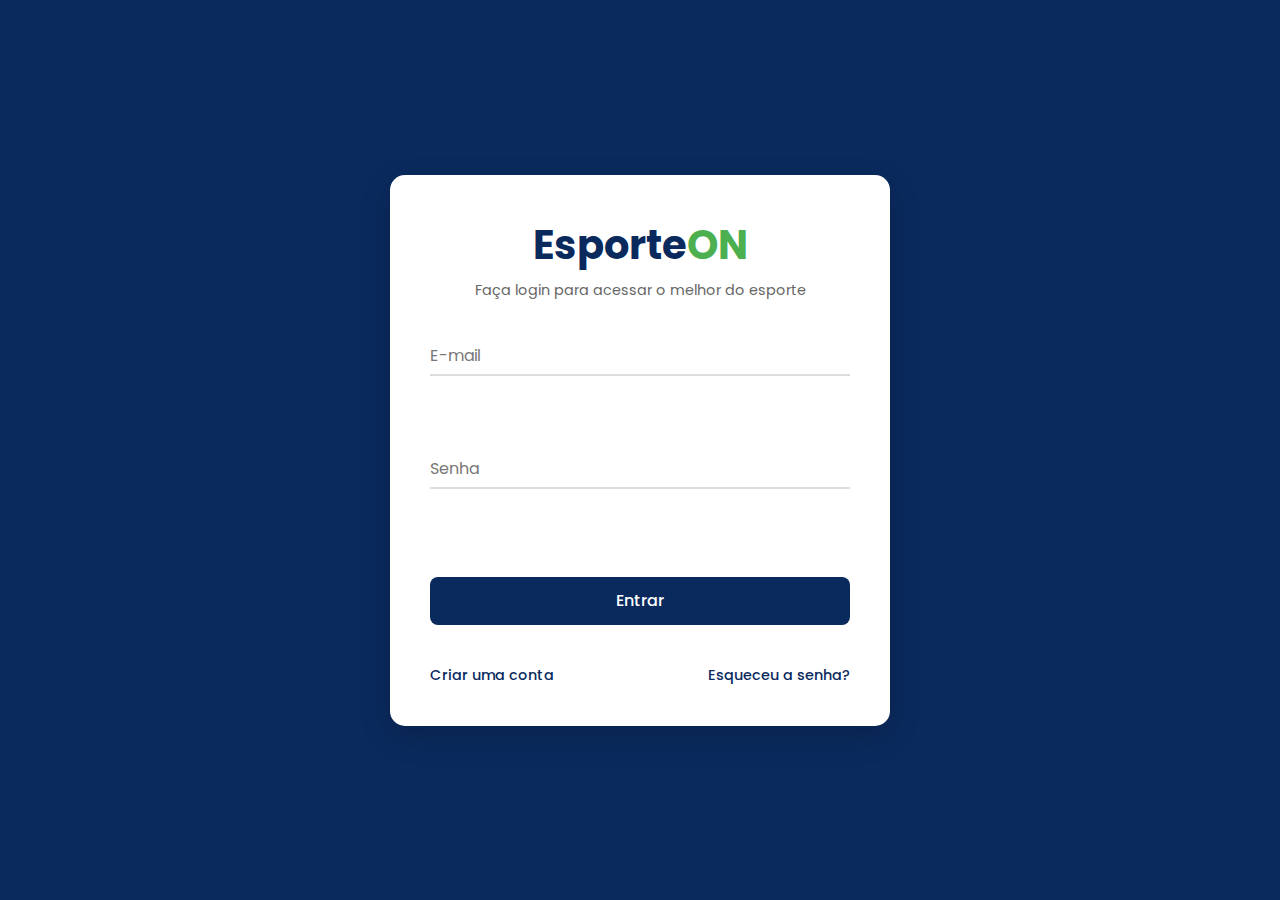
<file: login/index.html>
<!DOCTYPE html>
<html lang="pt-BR">
<head>
    <meta charset="UTF-8">
    <meta name="viewport" content="width=device-width, initial-scale=1.0">
    <link rel="stylesheet" href="styles.css">
    <link rel="stylesheet" href="https://fonts.googleapis.com/css2?family=Poppins:wght@300;400;500;600;700&display=swap">
    <script src="script.js" defer></script>
    <title>Login - EsporteON</title>
</head>
<body>
    <div class="login-container">
        <div class="login-card">
            <div class="logo-container">
                <h1 class="logo">Esporte<span>ON</span></h1>
                <p>Faça login para acessar o melhor do esporte</p>
            </div>

            <form id="loginForm" class="login-form">
                <div class="form-group">
                    <input type="email" id="email" name="email" required placeholder=" ">
                    <label for="email">E-mail</label>
                    <div class="underline"></div>
                    <div class="error-message"></div>
                </div>
                
                <div class="form-group">
                    <input type="password" id="senha" name="senha" required placeholder=" ">
                    <label for="senha">Senha</label>
                    <div class="underline"></div>
                    <div class="error-message"></div>
                </div>

                <button type="submit" class="submit-btn" id="btnEntrar">
                    <span class="btn-text">Entrar</span>
                    <div class="spinner hidden" id="spinner"></div>
                </button>

                <div class="links-container">
                    <a href="../cadastro/cadastro.html" class="link">Criar uma conta</a>
                    <a href="esqueceu-senha.html" class="link">Esqueceu a senha?</a>
                </div>
            </form>
        </div>
    </div>
</body>
</html>
</file>
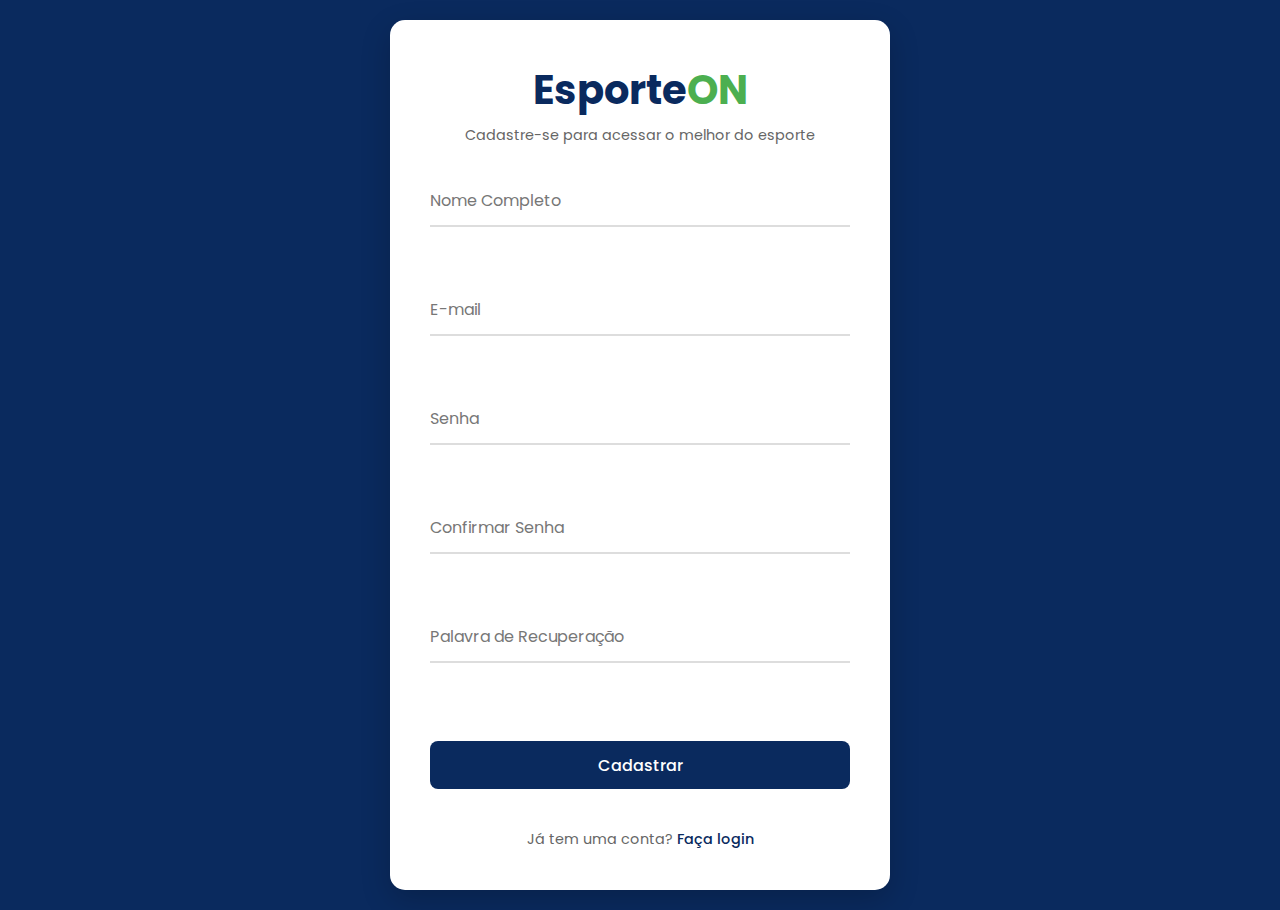
<file: cadastro/cadastro.html>
<!DOCTYPE html>
<html lang="pt-BR">
<head>
    <meta charset="UTF-8">
    <meta name="viewport" content="width=device-width, initial-scale=1.0">
    <link rel="stylesheet" href="cadastro.css">
    <link rel="stylesheet" href="https://fonts.googleapis.com/css2?family=Poppins:wght@300;400;500;600;700&display=swap">
    <script src="script-cadastro.js" defer></script>
    <title>Cadastro - EsporteON</title>
</head>
<body>
    <div class="register-container">
        <div class="register-card">
            <div class="logo-container">
                <h1 class="logo">Esporte<span>ON</span></h1>
                <p>Cadastre-se para acessar o melhor do esporte</p>
            </div>

            <form id="registerForm" class="register-form">
                <div class="form-group">
                    <input type="text" id="nome" name="nome" required>
                    <label for="nome">Nome Completo</label>
                    <div class="underline"></div>
                    <div class="error-message"></div>
                </div>

                <div class="form-group">
                    <input type="email" id="email" name="email" required>
                    <label for="email">E-mail</label>
                    <div class="underline"></div>
                    <div class="error-message"></div>
                </div>

                <div class="form-group">
                    <input type="password" id="senha" name="senha" required>
                    <label for="senha">Senha</label>
                    <div class="underline"></div>
                    <div class="error-message"></div>
                </div>

                <div class="form-group">
                    <input type="password" id="confirmarSenha" required>
                    <label for="confirmarSenha">Confirmar Senha</label>
                    <div class="underline"></div>
                    <div class="error-message"></div>
                </div>

                <div class="form-group">
                    <input type="text" id="senhaRecuperacao" name="senhaRecuperacao" required>
                    <label for="senhaRecuperacao">Palavra de Recuperação</label>
                    <div class="underline"></div>
                    <div class="error-message"></div>
                </div>

                <button type="submit" class="submit-btn" id="btnCadastrar">
                    <span class="btn-text">Cadastrar</span>
                    <div class="spinner hidden" id="spinner"></div>
                </button>

                <div class="login-link">
                    Já tem uma conta? <a href="../login/index.html">Faça login</a>
                </div>
            </form>
        </div>
    </div>
</body>
</html>
</file>
<file: login/styles.css>
* {
    margin: 0;
    padding: 0;
    box-sizing: border-box;
    font-family: 'Poppins', sans-serif;
}

body {
    background-color: #0A2A5E;
    display: flex;
    justify-content: center;
    align-items: center;
    min-height: 100vh;
    padding: 20px;
}

.login-container {
    width: 100%;
    max-width: 500px;
}

.login-card {
    background: #fff;
    border-radius: 15px;
    padding: 40px;
    box-shadow: 0 10px 30px rgba(0, 0, 0, 0.2);
}

.logo-container {
    text-align: center;
    margin-bottom: 30px;
}

.logo {
    font-size: 2.5rem;
    font-weight: 700;
    color: #0A2A5E;
}

.logo span {
    color: #4CAF50;
}

.logo-container p {
    color: #666;
    font-size: 0.9rem;
    margin-top: 5px;
}

.login-form {
    display: flex;
    flex-direction: column;
    gap: 20px;
}

.form-group {
    position: relative;
    margin-bottom: 25px;
}

.form-group input {
    width: 100%;
    padding: 12px 0 6px 0;
    font-size: 1rem;
    border: none;
    border-bottom: 2px solid #ddd;
    outline: none;
    background: transparent;
    transition: all 0.3s ease;
}

.form-group input:focus {
    border-bottom-color: #0A2A5E;
}

.form-group input:focus + label,
.form-group input:not(:placeholder-shown) + label {
    transform: translateY(-20px);
    font-size: 0.8rem;
    color: #0A2A5E;
}

.form-group label {
    position: absolute;
    top: 12px;
    left: 0;
    color: #777;
    pointer-events: none;
    transition: all 0.3s ease;
}

.underline {
    position: absolute;
    bottom: 0;
    left: 0;
    height: 2px;
    width: 0;
    background-color: #0A2A5E;
    transition: all 0.3s ease;
}

.form-group input:focus ~ .underline {
    width: 100%;
}

.submit-btn {
    background-color: #0A2A5E;
    color: white;
    border: none;
    padding: 12px;
    border-radius: 8px;
    font-size: 1rem;
    font-weight: 500;
    cursor: pointer;
    transition: all 0.3s;
    margin-top: 20px;
    display: flex;
    justify-content: center;
    align-items: center;
    gap: 10px;
    height: 48px;
}

.submit-btn:hover {
    background-color: #09377B;
    transform: translateY(-2px);
    box-shadow: 0 5px 15px rgba(10, 42, 94, 0.3);
}

.links-container {
    display: flex;
    justify-content: space-between;
    margin-top: 20px;
}

.link {
    color: #0A2A5E;
    text-decoration: none;
    font-size: 0.9rem;
    font-weight: 500;
}

.link:hover {
    text-decoration: underline;
}

.spinner {
    width: 20px;
    height: 20px;
    border: 3px solid rgba(255, 255, 255, 0.3);
    border-radius: 50%;
    border-top-color: white;
    animation: spin 1s ease-in-out infinite;
}

@keyframes spin {
    to { transform: rotate(360deg); }
}

.hidden {
    display: none;
}

.error-message {
    color: #e74c3c;
    font-size: 0.8rem;
    margin-top: 5px;
    min-height: 18px;
}

.global-error-message {
    color: #e74c3c;
    text-align: center;
    margin-top: 15px;
    font-size: 0.9rem;
    padding: 10px;
    background-color: #ffeeee;
    border-radius: 4px;
}
</file>
<file: cadastro/cadastro.css>
* {
    margin: 0;
    padding: 0;
    box-sizing: border-box;
    font-family: 'Poppins', sans-serif;
}

body {
    background-color: #0A2A5E;
    display: flex;
    justify-content: center;
    align-items: center;
    min-height: 100vh;
    padding: 20px;
}

.register-container {
    width: 100%;
    max-width: 500px;
}

.register-card {
    background: #fff;
    border-radius: 15px;
    padding: 40px;
    box-shadow: 0 10px 30px rgba(0, 0, 0, 0.2);
}

.logo-container {
    text-align: center;
    margin-bottom: 30px;
}

.logo {
    font-size: 2.5rem;
    font-weight: 700;
    color: #0A2A5E;
}

.logo span {
    color: #4CAF50;
}

.logo-container p {
    color: #666;
    font-size: 0.9rem;
    margin-top: 5px;
}

.register-form {
    display: flex;
    flex-direction: column;
    gap: 20px;
}

.form-group {
    position: relative;
    margin-bottom: 15px;
}

.form-group input {
    width: 100%;
    padding: 12px 0;
    font-size: 1rem;
    border: none;
    border-bottom: 2px solid #ddd;
    outline: none;
    background: transparent;
    transition: all 0.3s ease;
}

.form-group input:focus {
    border-bottom-color: #0A2A5E;
}

.form-group input:focus + label,
.form-group input:valid + label {
    transform: translateY(-20px);
    font-size: 0.8rem;
    color: #0A2A5E;
}

.form-group label {
    position: absolute;
    top: 12px;
    left: 0;
    color: #777;
    pointer-events: none;
    transition: all 0.3s ease;
}

.underline {
    position: absolute;
    bottom: 0;
    left: 0;
    height: 2px;
    width: 0;
    background-color: #0A2A5E;
    transition: all 0.3s ease;
}

.form-group input:focus ~ .underline {
    width: 100%;
}

.submit-btn {
    background-color: #0A2A5E;
    color: white;
    border: none;
    padding: 12px;
    border-radius: 8px;
    font-size: 1rem;
    font-weight: 500;
    cursor: pointer;
    transition: all 0.3s;
    margin-top: 20px;
    display: flex;
    justify-content: center;
    align-items: center;
    gap: 10px;
    height: 48px;
}

.submit-btn:hover {
    background-color: #09377B;
    transform: translateY(-2px);
    box-shadow: 0 5px 15px rgba(10, 42, 94, 0.3);
}

.login-link {
    text-align: center;
    margin-top: 20px;
    color: #666;
    font-size: 0.9rem;
}

.login-link a {
    color: #0A2A5E;
    text-decoration: none;
    font-weight: 500;
}

.login-link a:hover {
    text-decoration: underline;
}

.spinner {
    width: 20px;
    height: 20px;
    border: 3px solid rgba(255, 255, 255, 0.3);
    border-radius: 50%;
    border-top-color: white;
    animation: spin 1s ease-in-out infinite;
}

@keyframes spin {
    to { transform: rotate(360deg); }
}

.hidden {
    display: none;
}

.error-message {
    color: #e74c3c;
    font-size: 0.8rem;
    margin-top: 5px;
    min-height: 18px;
}

.global-error-message {
    color: #e74c3c;
    text-align: center;
    margin-top: 15px;
    font-size: 0.9rem;
    padding: 10px;
    background-color: #ffeeee;
    border-radius: 4px;
}
</file>
